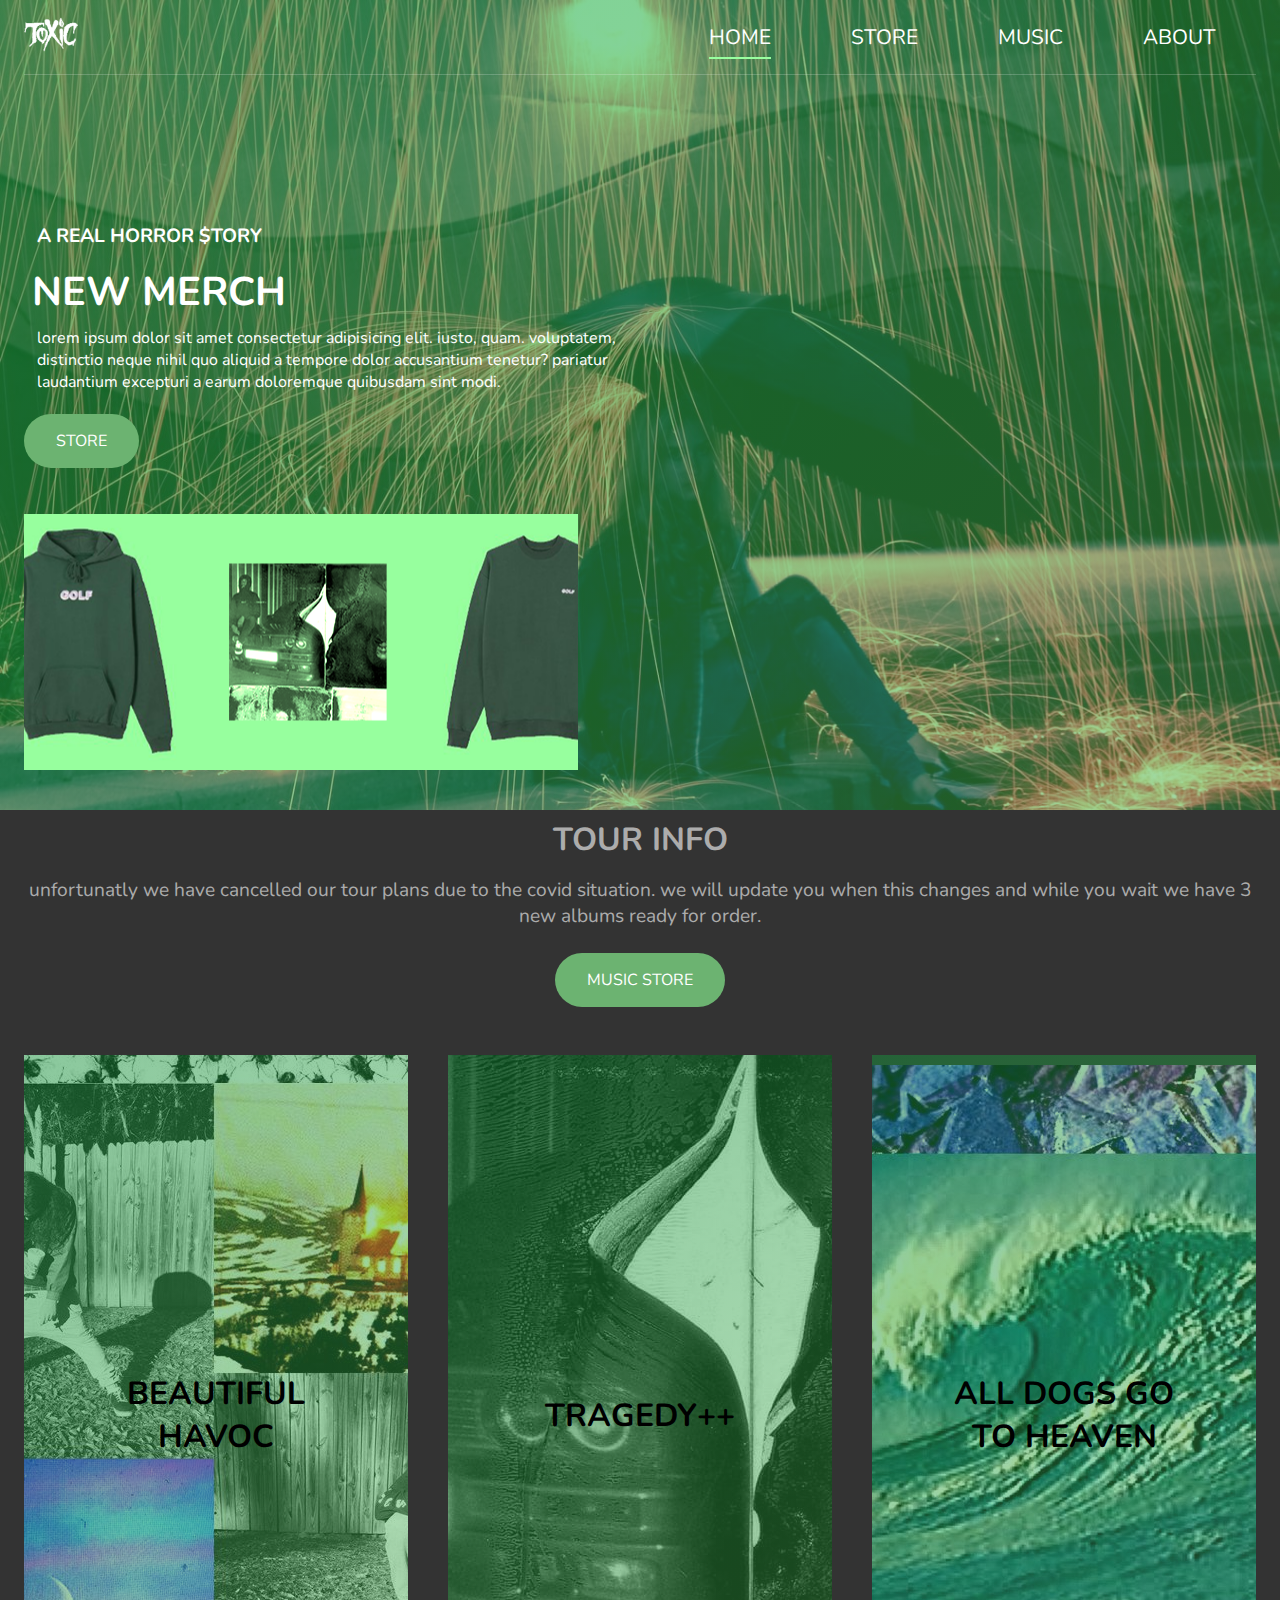
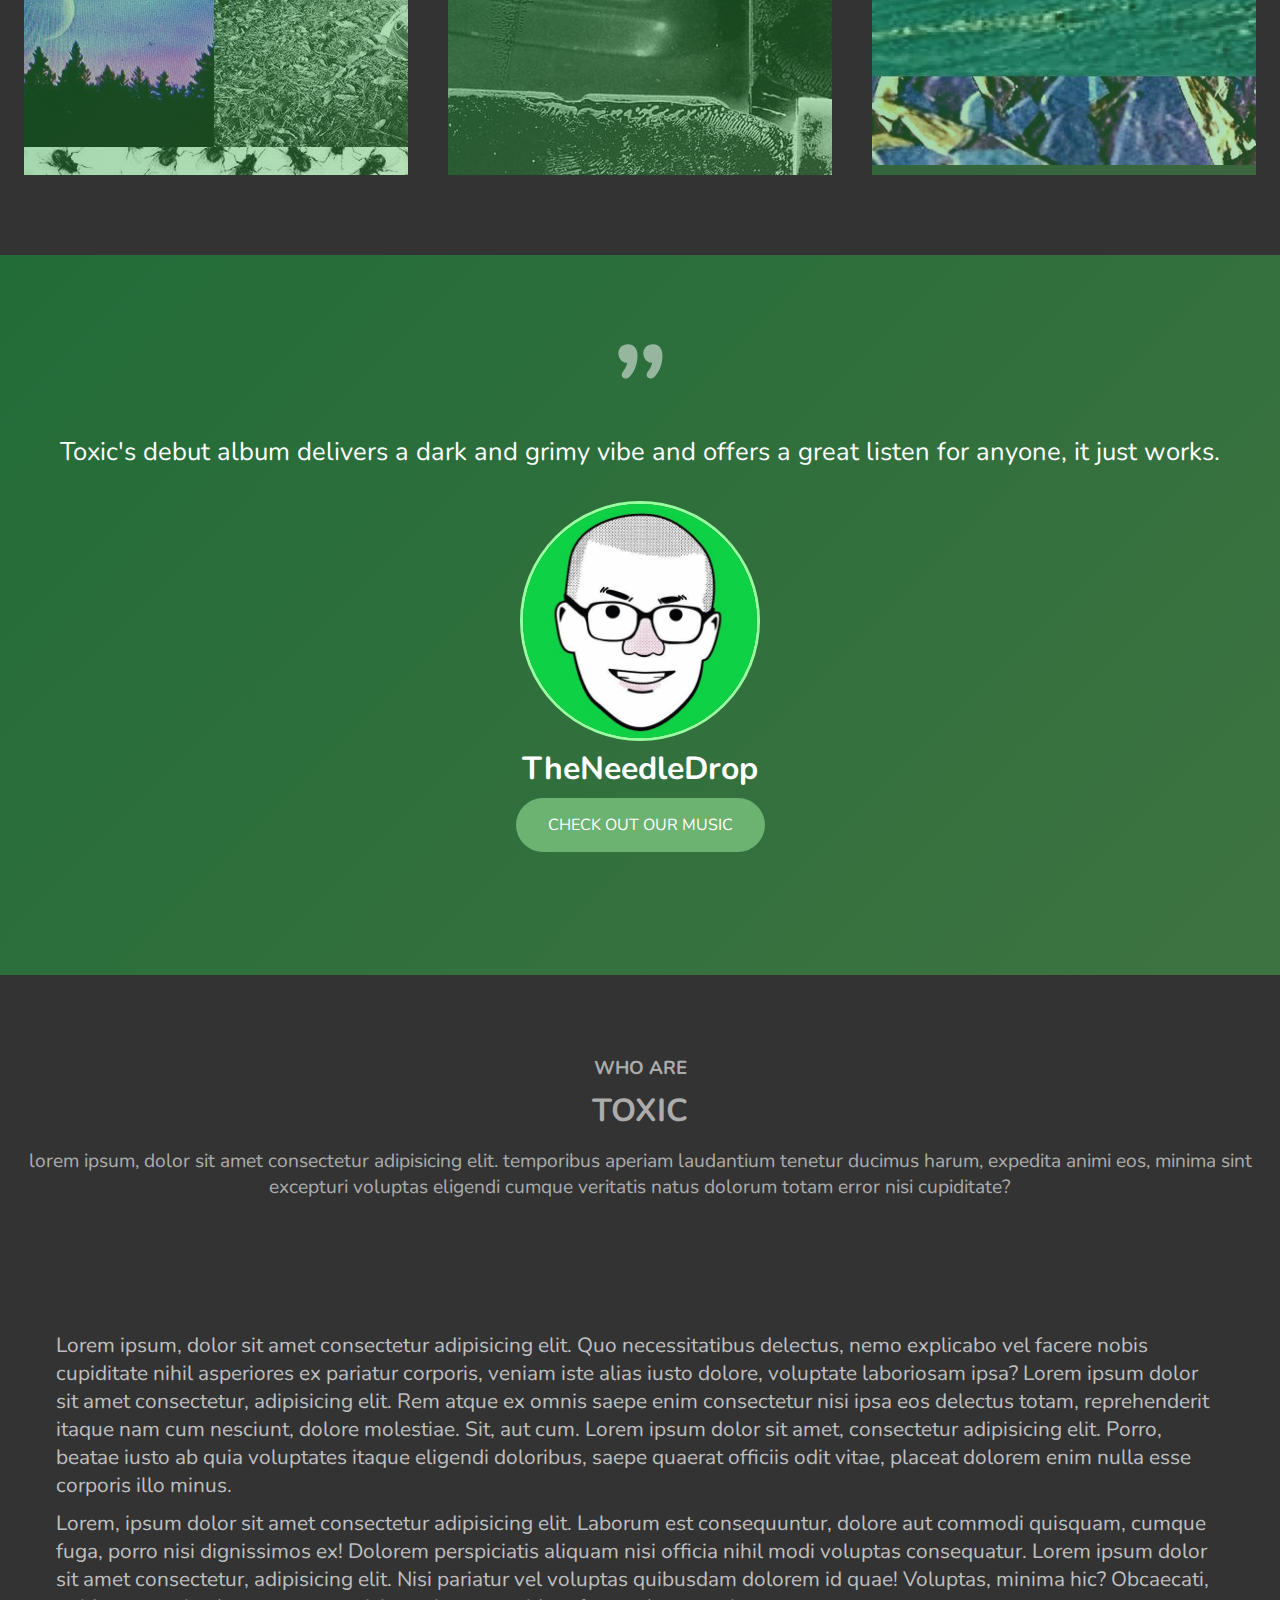
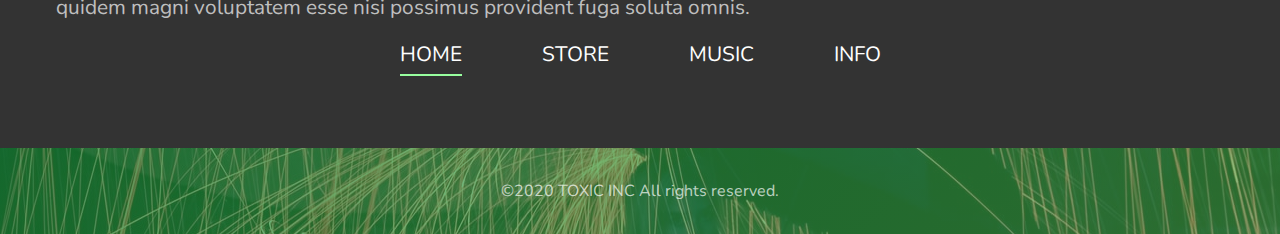
<file: index.html>
<!DOCTYPE html>
<html lang="en">

<head>
    <meta charset="UTF-8" />
    <meta name="viewport" content="width=device-width, initial-scale=1.0" />
    <meta
  name="description"           
  content="SUICIDEBOYS OFFICIAL WEBSITE AND STORE">
    <title>Toxic Inc | Home</title>
    <link rel="preconnect" href="https://fonts.gstatic.com">
    <link href="https://fonts.googleapis.com/css2?family=Nunito:wght@200&display=swap" rel="stylesheet">
    <link rel="stylesheet" href="https://cdnjs.cloudflare.com/ajax/libs/font-awesome/4.7.0/css/font-awesome.min.css">
    <link rel="stylesheet" href="style.css">
</head>

<body>
    <header>
        <div class="container">
            <nav>
                <div class="nav-button">
                    <a href="index.html">
                        <img src="toxiclogo.png" alt="">
                    </a>
                </div>
                <ul class="nav-list">
                    <li class="nav-item">
                        <a href="index.html" class="nav-link current">Home</a>
                    </li>
                    <li class="nav-item">
                        <a href="store.html" class="nav-link">Store</a>
                    </li>
                    <li class="nav-item">
                        <a href="#about-music_id" class="nav-link">Music</a>
                    </li>
                    <li class="nav-item">
                        <a href="#about_id" class="nav-link">About</a>
                    </li>
                </ul>
                <label class="openmenu">
                <p>☰</p>
                    <input class="toggle" type="checkbox"/>
                    <ul class="nav-list">
                        <li class="nav-item">
                            <a href="index.html" class="nav-link current">Home</a>
                        </li>
                        <li class="nav-item">
                            <a href="store.html" class="nav-link">Store</a>
                        </li>
                        <li class="nav-item">
                            <a href="#about-music_id" class="nav-link">Music</a>
                        </li>
                        <li class="nav-item">
                            <a href="#about_id" class="nav-link">About</a>
                        </li>
                    </ul>
                </label> 
            </nav>
        </div>
    </header>

    <section class="merch">
        <div class="container">
            <div class="first-message">
                <h3>A real horror  $tory</h3>
                <h1>New merch</h1>
                <p>Lorem ipsum dolor sit amet consectetur adipisicing elit. Iusto, quam. Voluptatem, distinctio neque nihil quo aliquid a tempore dolor accusantium tenetur? Pariatur laudantium excepturi a earum doloremque quibusdam sint modi.</p>
                <div class="storebtn">
                    <a href="store.html" class="btn">STORE</a>
                </div>
            </div>
            <div class="openstore-grid">
                <div class="openstore-grid-item shop-one">
                    
                </div>
            </div>
        </div>
    </section>

    <section class="music" id="music_id">
        <div class="container">
            <div class="title">
                <h1>Tour info</h1>
                <p>Unfortunatly we have cancelled our tour plans due to the COVID situation. We will update you when this changes and while you wait we have 3 new albums ready for order.</p>
                <div class="musicbtn">
                    <a href="#" class="btn">MUSIC STORE</a>
                </div>
            </div>
            <div class="music-grid">
                <div class="music-grid-item album-one">
                    <h1>BEAUTIFUL HAVOC</h1>
                </div>
                <div class="music-grid-item album-two">
                    <h1>TRAGEDY++</h1>
                </div>
                <div class="music-grid-item album-three">
                    <h1>ALL DOGS GO TO HEAVEN</h1>
                    
                </div>
            </div>
        </div>
    </section>

    <section class="about-m" id="about-music_id">
        <div class="container">
            <div class="about-music">
                <div class="about-box">
                    <p>Toxic's debut album delivers a dark and grimy vibe and offers a great listen for anyone, it just works.</p>
                    <h3>”</h3>
                </div>
                <div class="about-critics">
                    <img src="theneedledrop.jpg" alt="">
                    <h1>TheNeedleDrop</h1>
                </div>
                <a class="btn" href="https://www.youtube.com/watch?v=ktwe3lIKpAs&has_verified=1" target="_blank" rel="noopener">CHECK OUT OUR MUSIC</a>
            </div>
        </div>
    </section>

    <section class="about-us" id="about_id">
        <div class="container">
            <div class="title">
                <h3>who are</h3>
                <h1>Toxic</h1>
                <p>Lorem ipsum, dolor sit amet consectetur adipisicing elit. Temporibus aperiam laudantium tenetur ducimus harum, expedita animi eos, minima sint excepturi voluptas eligendi cumque veritatis natus dolorum totam error nisi cupiditate?</p>
            </div>
            <div class="about-grid">
                <div class="about-grid-item">
                    <p>Lorem ipsum, dolor sit amet consectetur adipisicing elit. Quo necessitatibus delectus, nemo explicabo vel facere nobis cupiditate nihil asperiores ex pariatur corporis, veniam iste alias iusto dolore, voluptate laboriosam ipsa? Lorem ipsum dolor sit amet consectetur, adipisicing elit. Rem atque ex omnis saepe enim consectetur nisi ipsa eos delectus totam, reprehenderit itaque nam cum nesciunt, dolore molestiae. Sit, aut cum. Lorem ipsum dolor sit amet, consectetur adipisicing elit. Porro, beatae iusto ab quia voluptates itaque eligendi doloribus, saepe quaerat officiis odit vitae, placeat dolorem enim nulla esse corporis illo minus.</p>    
                    <p>Lorem, ipsum dolor sit amet consectetur adipisicing elit. Laborum est consequuntur, dolore aut commodi quisquam, cumque fuga, porro nisi dignissimos ex! Dolorem perspiciatis aliquam nisi officia nihil modi voluptas consequatur. Lorem ipsum dolor sit amet consectetur, adipisicing elit. Nisi pariatur vel voluptas quibusdam dolorem id quae! Voluptas, minima hic? Obcaecati, quidem magni voluptatem esse nisi possimus provident fuga soluta omnis.</p>              
                </div>
            </div>
            <ul class="nav-list">
                <li class="nav-item">
                    <a href="index.html" class="nav-link current">Home</a>
                </li>
                <li class="nav-item">
                    <a href="store.html" class="nav-link">Store</a>
                </li>
                <li class="nav-item">
                    <a class="nav-link" href="https://www.youtube.com/watch?v=ktwe3lIKpAs&has_verified=1" target="_blank" rel="noopener">Music</a>
                </li>
                <li class="nav-item">
                    <a href="info.html" class="nav-link">Info</a>
                </li>
            </ul>
        </div>

    </section>
    <footer>
        <p>©2020 TOXIC INC All rights reserved.</p>
    </footer>
</body>
</html>
</file>
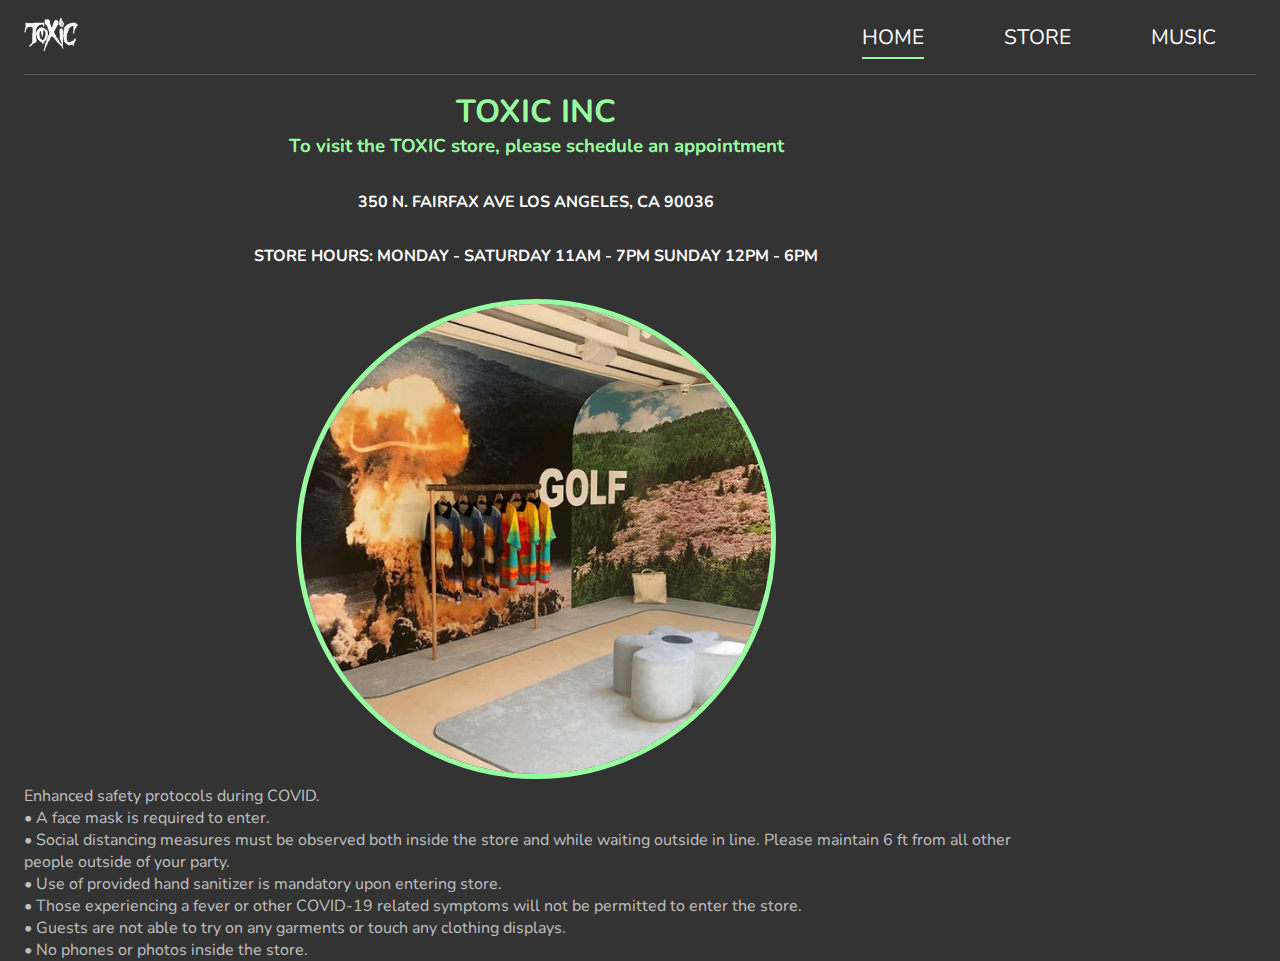
<file: info.html>
<!DOCTYPE html>
<html lang="en">

<head>
    <meta charset="UTF-8" />
    <meta name="viewport" content="width=device-width, initial-scale=1.0" />
    <meta
  name="description"           
  content="SUICIDEBOYS OFFICIAL WEBSITE AND STORE">
    <title>Toxic Inc | Home</title>
    <link rel="preconnect" href="https://fonts.gstatic.com">
    <link href="https://fonts.googleapis.com/css2?family=Nunito:wght@200&display=swap" rel="stylesheet">
    <link rel="stylesheet" href="https://cdnjs.cloudflare.com/ajax/libs/font-awesome/4.7.0/css/font-awesome.min.css">
    <link rel="stylesheet" href="style.css">
</head>

<body>
    <header>
        <div class="container">
            <nav>
                <div class="nav-button">
                    <a href="index.html">
                        <img src="toxiclogo.png" alt="">
                    </a>
                </div>
                <ul class="nav-list">
                    <li class="nav-item">
                        <a href="index.html" class="nav-link current">Home</a>
                    </li>
                    <li class="nav-item">
                        <a href="store.html" class="nav-link">Store</a>
                    </li>
                    <li class="nav-item">
                        <a href="https://www.youtube.com/watch?v=ktwe3lIKpAs&has_verified=1" target="_blank" rel="noopener" class="nav-link">Music</a>
                    </li>
                </ul>
                <label class="openmenu">
                <p>☰</p>
                    <input class="toggle" type="checkbox"/>
                    <ul class="nav-list">
                        <li class="nav-item">
                            <a href="index.html" class="nav-link current">Home</a>
                        </li>
                        <li class="nav-item">
                            <a href="store.html" class="nav-link">Store</a>
                        </li>
                        <li class="nav-item">
                            <a href="https://www.youtube.com/watch?v=ktwe3lIKpAs&has_verified=1" target="_blank" rel="noopener" class="nav-link">Music</a>
                        </li>
                    </ul>
                </label> 
            </nav>
        </div>
    </header>

    <section class="info">
        <div class="container">
            <div class="info-message">
                <h1>TOXIC INC</h1>
                <h3>To visit the TOXIC store, please schedule an appointment</h3>
                <h4>350 N. FAIRFAX AVE
                    LOS ANGELES, CA
                    90036</h4>
                <h4>STORE HOURS:
                    MONDAY - SATURDAY 
                    11AM - 7PM         
                    SUNDAY
                    12PM - 6PM</h4>
                <div class="info-page">
                    <img src="info.jpg" alt="">
                </div>
                <p>Enhanced safety protocols during COVID.</p>
                <p> • A face mask is required to enter.</p>
                <p>• Social distancing measures must be observed both inside the store and while waiting outside in line. Please maintain 6 ft from all other people outside of your party.</p>
                <p>• Use of provided hand sanitizer is mandatory upon entering store.</p>
                <p>• Those experiencing a fever or other COVID-19 related symptoms will not be permitted to enter the store.</p>
                <p>• Guests are not able to try on any garments or touch any clothing displays.</p>
                <p>• No phones or photos inside the store.</p>
            </div>
        </div>
    </section>
</body>
</html>
</file>
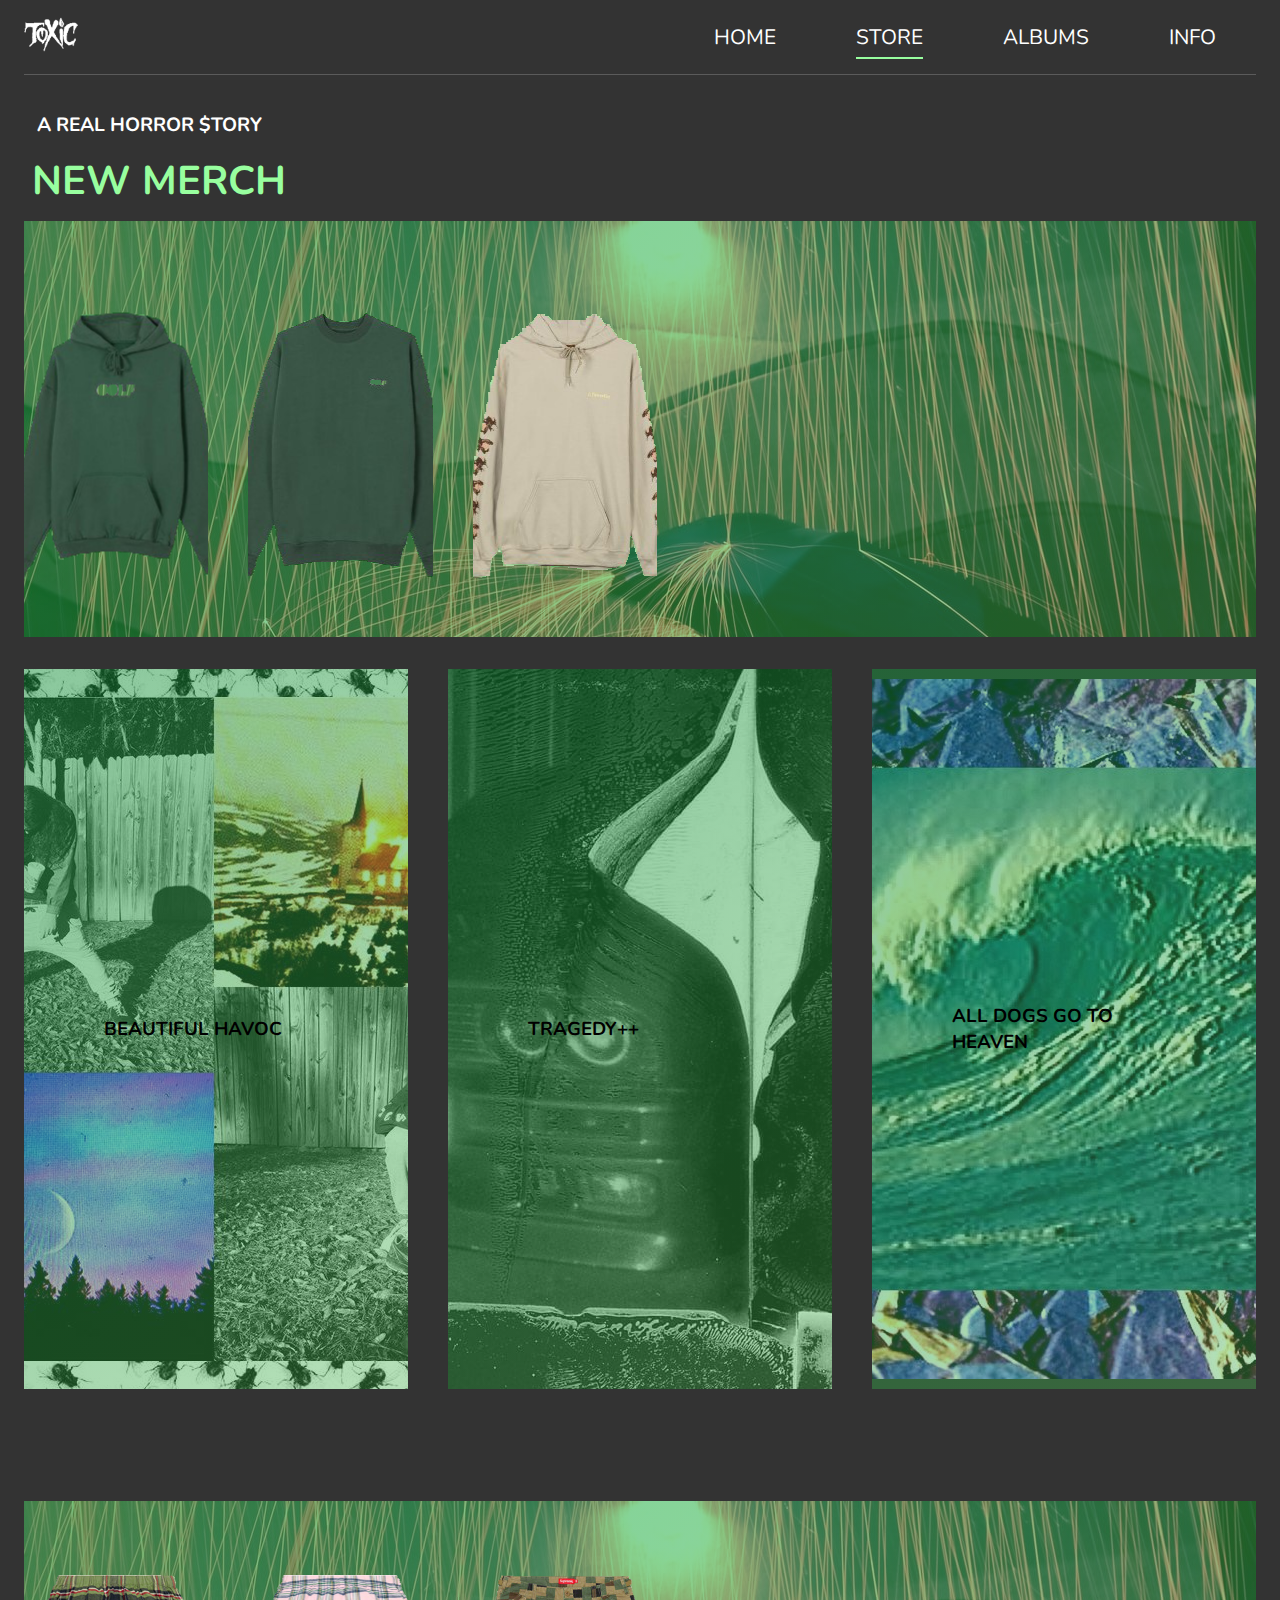
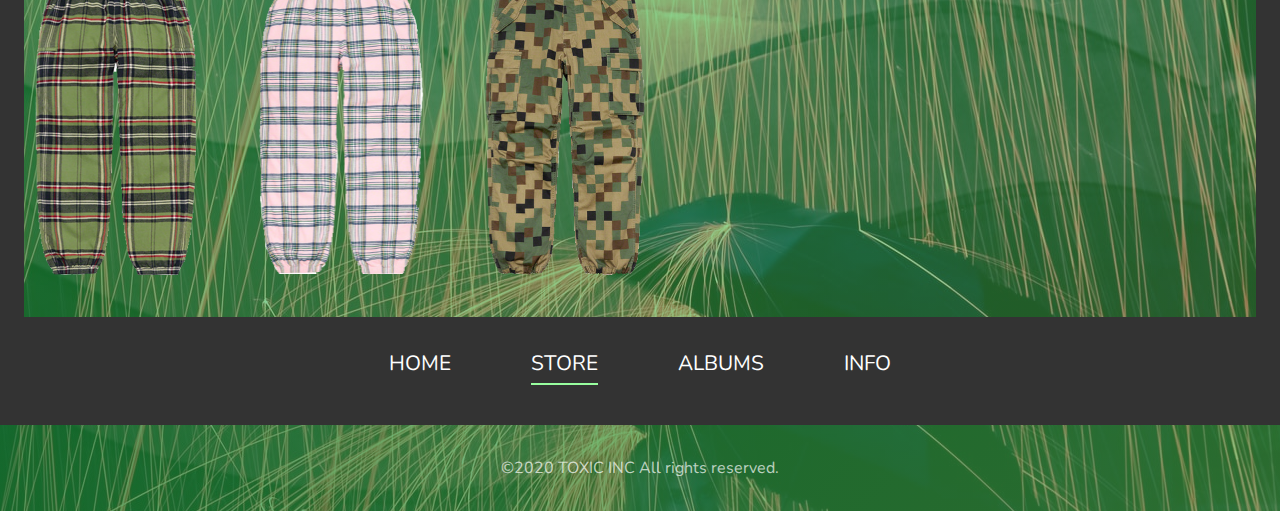
<file: store.html>
<!DOCTYPE html>
<html lang="en">
<head>
    <meta charset="UTF-8" />
    <meta name="viewport" content="width=device-width, initial-scale=1.0" />
    <meta
  name="description"           
  content="SUICIDEBOYS OFFICIAL MERCH, MUSIC AND ALBUM STORE">
    <title>Toxic Inc | Home</title>
    <link rel="preconnect" href="https://fonts.gstatic.com">
    <link href="https://fonts.googleapis.com/css2?family=Nunito:wght@200&display=swap" rel="stylesheet">
    <link rel="stylesheet" href="https://cdnjs.cloudflare.com/ajax/libs/font-awesome/4.7.0/css/font-awesome.min.css">
    <link rel="stylesheet" href="style.css">
</head>

<body>
    <header>
        <div class="container">
            <nav>
                <div class="nav-button">
                    <a href="index.html">
                        <img src="toxiclogo.png" alt="">
                    </a>
                </div>
                <ul class="nav-list">
                    <li class="nav-item">
                        <a href="index.html" class="nav-link">Home</a>
                    </li>
                    <li class="nav-item">
                        <a href="store.html" class="nav-link current">Store</a>
                    </li>
                    <li class="nav-item">
                        <a href="#" class="nav-link">Albums</a>
                    </li>
                    <li class="nav-item">
                        <a href="info.html" class="nav-link">Info</a>
                    </li>
                </ul>
                <label class="openmenu">
                <p>☰</p>
                    <input class="toggle" type="checkbox"/>
                    <ul class="nav-list">
                        <li class="nav-item">
                            <a href="index.html" class="nav-link">Home</a>
                        </li>
                        <li class="nav-item">
                            <a href="store.html" class="nav-link">Store</a>
                        </li>
                        <li class="#music_id">
                            <a href="#" class="nav-link">Albums</a>
                        </li>
                        <li class="nav-item">
                            <a href="info.html" class="nav-link">Info</a>
                        </li>
                    </ul>
                </label>  
            </nav>
        </div>
    </header>

    <section class="store">
        <div class="container">
            <div class="store-message">
                <h3>A real horror  $tory</h3>
                <h1>New merch</h1>    
            </div>
            <div class="store-grid">
                <div class="store-grid-item hoodie-one">
                    
                </div>
                <div class="store-grid-item hoodie-two">
                    
                </div>
                <div class="store-grid-item hoodie-three">

                </div>
            </div>
            <div class="music-grid">
                <div class="music-grid-item album-one">
                    <h3>BEAUTIFUL HAVOC</h3>
                </div>
                <div class="music-grid-item album-two">
                    <h3>TRAGEDY++</h3>
                </div>
                <div class="music-grid-item album-three">
                    <h3>ALL DOGS GO TO HEAVEN</h3>
                    
                </div>
            </div>
            <div class="store-grid">
                <div class="store-grid-item pants-one">
                    
                </div>
                <div class="store-grid-item pants-two">
                    
                </div>
                <div class="store-grid-item pants-three">

                </div>
            </div>
        </div>
        <ul class="nav-list footer">
            <li class="nav-item">
                <a href="index.html" class="nav-link">Home</a>
            </li>
            <li class="nav-item">
                <a href="store.html" class="nav-link current">Store</a>
            </li>
            <li class="nav-item">
                <a href="#" class="nav-link">Albums</a>
            </li>
            <li class="nav-item">
                <a href="info.html" class="nav-link">Info</a>
            </li>
        </ul> 
        <footer>
            <p>©2020 TOXIC INC All rights reserved.</p>
        </footer> 
    </section>
<!--CIRCLE THE ITEMS IN STORE HOODIES AND ALLBUMS MAKE THEM LOOK MORE LIKE INFO-->    
    
</body>
</html>
</file>
<file: style.css>
* {
  padding: 0px;
  margin: 0px;
  box-sizing: inherit;
}

html {
  font-family: "Nunito", sans-serif;
  font-size: 16px;
  box-sizing: border-box;
}

a {
  text-decoration: none;
}

ul {
  list-style: none;
}

p {
  font-size: 1.6rem;
}

img {
  width: 100%;
  max-width: 100%;
  height: auto;
}

section {
  padding: 5rem 0;
}

body {
  background-color: #333333;
}

header {
  width: 100%;
  height: 5rem;
  position: absolute;
  top: 0;
  left: 0;
  z-index: 1;
}
/* 
h3 {
  color: #48b34f;
}

h1 {
  color: #98ff9f;
} */

.container {
  width: 100%;
  max-width: 98rem;
  margin: 0 auto;
  padding: 0 1.5rem;
}

nav {
  width: 100%;
  display: flex;
  align-items: center;
  justify-content: space-between;
  padding: 1rem 0;
  border-bottom: 1px solid rgba(255, 255, 255, 0.2);
}

.nav-button {
  width: 6rem;
}

.openmenu {
  position: fixed;
  top: 1vw;
  right: 3vw;
  font-size: 3rem;
  color: white;
  z-index: 1500;
}

.openmenu p {
  font-size: 2.5rem;
}

.nav-list {
  width: 20rem;
  height: 100vh;
  background-color: #98ff9f;
  position: fixed;
  top: 0;
  right: -21rem;
  display: flex;
  flex-direction: column;
  align-items: center;
  justify-content: center;
  z-index: 1500;
  transition: all 650ms ease-in-out;
}

.toggle {
  display: none;
}

.toggle:checked + .nav-list {
  right: 0;
}

.nav-item {
  margin: 1.5rem 0;
}

.nav-link {
  font-size: 1.6rem;
  text-transform: uppercase;
  color: rgba(0, 0, 0, 0.7);
}

.merch {
  width: 100%;
  height: 90vh;
  background: linear-gradient(
      135deg,
      rgba(24, 177, 70, 0.6) 0%,
      rgba(72, 179, 79, 0.5) 100%
    ),
    url("homebg.jpg"), center no-repeat;

  background-size: cover;
  position: relative;
}

.first-message {
  width: 100%;
  max-width: 40rem;
  color: white;
  text-transform: uppercase;
  transform: translateY(20%);
  
}

.first-message h3 {
  font-size: 1.2rem;
  margin: 0.8rem;
}

.first-message h1 {
  font-size: 2.5rem;
  margin-left: 0.5rem;
  margin-top: 1rem;
}

.first-message p {
  font-size: 1rem;
  margin: 0.8rem;
  margin-top: 0.5rem;
  text-transform: lowercase;
}

.store {
  width: 100%;
  height: 90vh;
}

.store-message {
  width: 100%;
  max-width: 40rem;
  color: white;
  text-transform: uppercase;
  transform: translateY(20%);
  
}

.store-message h3 {
  font-size: 1.2rem;
  margin: 0.8rem;
}



.store-message h1 {
  font-size: 2.5rem;
  margin-left: 0.5rem;
  margin-top: 1rem;
  color: #98ff9f;
  
}

.store-message p {
  font-size: 1rem;
  margin: 0.8rem;
  margin-top: 0.5rem;
  text-transform: lowercase;
}

.btn {
  background-color: #6cb371;
  border-radius: 2rem;
  color: white;
  display: inline-block;
  margin-top: 0.5rem;
  margin-bottom: 1rem;
  padding: 1rem 2rem;
}

.musicbtn {
  margin-top: 1rem;
}

.btn:hover{
  background-color: #5b945f;
}

.merch-grid {
  display: grid;
  grid-template-columns: repeat(auto-fit, minmax(2rem, 0.16fr));
  grid-gap: 2.5rem;
  padding-top: 4rem;
}

.merch-grid-item {
  height: 20rem;
  padding: 4rem;
  position: relative;
  display: flex;
  flex-direction: column;
  justify-content: center;
  cursor: pointer;
  z-index: 1;
}

.merch-grid-item::before {
  content: "";
  position: absolute;
  top: 0;
  left: 0;
  width: 100%;
  height: 100%;
  z-index: -1;
}

.openstore-grid {
  display: grid;
  grid-template-columns: repeat(auto-fit, minmax(2rem, 0.3fr));
  grid-gap: 2.5rem;
  padding-top: 4rem;
  margin-top: 2rem;
  
}

.openstore-grid-item {
  height: 200%;
  width: 150%;
  padding: 4rem;
  position: relative;
  display: flex;
  flex-direction: column;
  justify-content: center;
  z-index: 1;
}

.openstore-grid-item::before {
  content: "";
  position: absolute;
  top: 0;
  left: 0;
  width: 100%;
  height: 100%;
  z-index: -1;
}

.scrim-grid {
  display: grid;
  grid-template-columns: repeat(auto-fit, minmax(2rem, 0.3fr));
  grid-gap: 2.5rem;
  padding-top: 6rem;
  margin-left: 2rem;
  margin-bottom: 18rem;
  background: linear-gradient(
      135deg,
      rgba(24, 177, 70, 0.6) 0%,
      rgba(72, 179, 79, 0.5) 100%
    ), url("suicide.jpg") center no-repeat;
}

.scrim-grid-item {
  height: 450%;
  width: 320%;
  padding: 4rem;
  position: relative;
  display: flex;
  flex-direction: column;
  justify-content: center;
  z-index: -1;
}

.scrim-grid-item::before {
  content: "";
  position: absolute;
  top: 0;
  left: 0;
  width: 100%;
  height: 100%;
  z-index: -1;
}

.store-grid {
  display: grid;
  grid-template-columns: repeat(auto-fit, minmax(2rem, 0.16fr));
  grid-gap: 2.5rem;
  padding-top: 4rem;
  background: linear-gradient(
    135deg,
    rgba(24, 177, 70, 0.6) 0%,
    rgba(72, 179, 79, 0.5) 100%
  ),
  url("homebg.jpg"), center no-repeat;
  margin-top: 2rem;
  margin-bottom: 2rem;
  
}

.store-grid-item {
  height: 20rem;
  padding: 4rem;
  position: relative;
  display: flex;
  flex-direction: column;
  justify-content: center;
  cursor: pointer;
  margin-bottom: 2rem;
}

.album {
  margin-bottom: 8rem;
}

.footer {
  margin-bottom: 3rem;
}

.store-grid-item::before {
  content: "";
  position: absolute;
  top: 0;
  left: 0;
  width: 100%;
  height: 100%;
  z-index: -1;
}

.shop-one {
  background: url("shop.png") center no-repeat;
 
}

.hoodie-one {
  background: url("hoodie_1.png") center no-repeat;
  
}

.hoodie-two {
  background: url("hoodie_2.png") center no-repeat;
  
}

.hoodie-three {
  background: url("hoodie_4.png") center no-repeat;
  
}

.pants-one {
  background: url("pants_1.png") center no-repeat;
}

.pants-two {
  background: url("pants_2.png") center no-repeat;
}

.pants-three {
  background: url("pants_3.png") center no-repeat;
}

.suicide-boys {
  background: url("suicide.jpg") center no-repeat;
}

.music {
  padding: 0;
}

.title {
  text-align: center;
  text-transform: uppercase;
  margin-bottom: 2rem;
  color: rgba(255, 255, 255, 0.6);
}

.title h1 {
  font-size: 2rem;
  margin: 0.5rem 0 1rem;
}

.title p {
  text-transform: lowercase;
  font-size: 1.2rem;
}

.music-grid {
  display: grid;
  grid-template-columns: repeat(auto-fit, minmax(20rem, 1fr));
  grid-gap: 2.5rem;
}

.music-grid-item {
  height: 45rem;
  padding: 5rem;
  margin-bottom: 5rem;
  position: relative;
  display: flex;
  flex-direction: column;
  justify-content: center;
  cursor: pointer;
  z-index: -1;
}

.music-grid-item::before {
  content: "";
  position: absolute;
  top: 0;
  left: 0;
  width: 100%;
  height: 100%;
  background-image: linear-gradient(
    135deg,
    rgba(23, 146, 60, 0.5) 0%,
    rgba(72, 179, 79, 0.4) 100%
  );
  z-index: -1;
}

.music-grid-item h1 {
  text-align: center;
}

.album-one {
  background: url("album_one.jpg") center no-repeat;
}

.album-two {
  background: url("album_two.jpg") center no-repeat;
}

.album-three {
  background: url("album_three.jpg") center no-repeat;
}

.store-one {
  background: url("store_one.png") center no-repeat;
}

.store-two {
  background: url("store_two.jpg") center no-repeat;
}

.store-three {
  background: url("store_three.jpg") center no-repeat;
}

.about-m {
  width: 100%;
  height: 80vh;
  background: linear-gradient(
    135deg,
    rgba(23, 146, 60, 0.6) 0%,
    rgba(72, 179, 79, 0.5) 100%), url("homebg_2.jpg") center no-repeat fixed;
    background-size: cover;
    position: relative;
    
}

.about-m::before {
  content: "";
  position: absolute;
  top: 0;
  left: 0;
  width: 100%;
  height: 4.7rem;
}

.about-music {
  width: 100%;
  color: white;
  position: absolute;
  top: 55%;
  left: 50%;
  transform: translate(-50%, -50%);
  text-align: center;
}

.info-message {
  text-align: center;
  position: absolute;
  width: 80%;
  top: 10%;
  color: #98ff9f;
}

.info-message h4 {
  margin-top: 2rem;
  margin-bottom: 2rem;
  color: white;
}

.info-message p {
  font-size: 1rem;
  color: rgba(255, 255, 255, 0.7);
  text-align: left;
}

.about-box {
  padding: 0 1.5rem;
  margin-bottom: 2rem;
  position: relative;
}

.about-box h3 {
  position: absolute;
  top: -8rem;
  left: 50%;
  transform: translateX(-50%);
  font-size: 8rem;
  opacity: 0.5;
  z-index: -1;
}

.about-critics img{
  width: 15rem;
  height: 15rem;
  border-radius: 100%;
  border: 3px solid #98ff9f;
}

.info-page img {
  width: 30rem;
  height: 30rem;
  border-radius: 100%;
  border: 5px solid #98ff9f;
  text-align: center;
}

.about-grid {
  display: grid;
  grid-template-columns: repeat(auto-fit, minmax(25rem, 1fr));
  grid-gap: 2.5rem;
  margin-bottom: 2rem;
}

.about-grid p {
  color: rgba(255,255,255, 0.7);
  margin: 2rem;
}

.about-grid-item p {
  font-size: 1rem;
}

footer {
  padding: 2rem 0;
  background: linear-gradient(
    135deg,
    rgba(23, 146, 60, 0.7) 0%,
    rgba(72, 179, 79, 0.6) 100%), url("homebg.jpg") center no-repeat;
  text-align: center;
  color: rgba(255, 255, 255, 0.7);
}

footer p {
  font-size: 1rem;
}

@media screen and (max-width: 350px) {
  .about-grid-item p{
    transform: translateX(-10%);
    padding-right: 5rem;
  }
}
@media screen and (max-width: 700px) {
  .info-message {
    top: 15%;
  }
}

@media screen and (min-width: 350px) {
  .first-message {
    transform: translateY(40%);
  }
  .main-message {
    transform: translateY(40%);
  }
  .about-grid-item p {
    transform: translateY(40%);
  }
  .storebtn {
    padding-bottom: 4rem;
  }
  .store-grid-item {
    padding-right: 2rem;
  }
}

@media screen and (min-width: 700px) {
  header {
    height: 8rem;
  }
  .nav-button {
    width: 3.5rem;
  }
  .nav-list {
    width: initial;
    height: initial;
    background-color: transparent;
    position: initial;
    top: initial;
    right: initial;
    flex-direction: row;
    transition: initial;
  } 
  .openmenu{
    display: none;
  }
  .nav-item {
    margin: 0 2.5rem;
  }
  .nav-link,
  .current {
    color: white;
    position: relative;
    font-size: 1.3rem;
  }
  .nav-link::before,
  .curent::before {
    content: "";
    position: absolute;
    left: 0;
    bottom: -0.5rem;
    background-color: #98ff9f;
    width: 100%;
    height: 2px;
    transform: scaleX(0);
    transform-origin: left;
    transition: transform 650ms;
  }
  .current::before {
    transform: scaleX(1);
  }
  .nav-link:hover::before{
    transform: scaleX(1);
  }
  .main-message{
    transform: translateY(80%);
  }
  .about-grid-item p {
    font-size: 1.3rem;
  }
}
</file>
